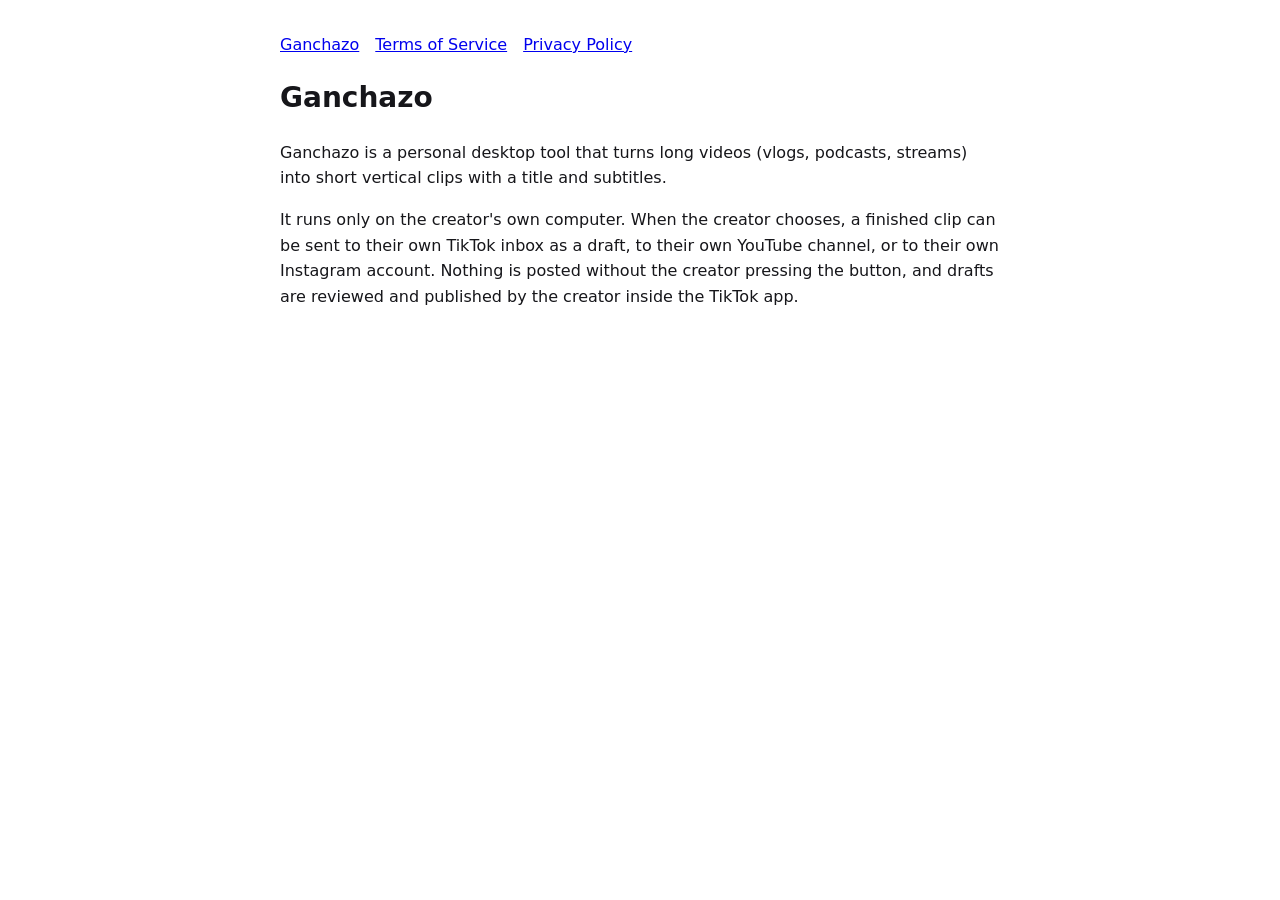
<file: index.html>
<!doctype html><html lang="en"><head><meta charset="utf-8"><meta name="viewport" content="width=device-width,initial-scale=1"><title>Ganchazo</title><link rel="stylesheet" href="estilo.css"></head><body>
<nav><a href="index.html">Ganchazo</a><a href="terms.html">Terms of Service</a><a href="privacy.html">Privacy Policy</a></nav>
<h1>Ganchazo</h1>
<p>Ganchazo is a personal desktop tool that turns long videos (vlogs, podcasts, streams) into short vertical clips with a title and subtitles.</p>
<p>It runs only on the creator's own computer. When the creator chooses, a finished clip can be sent to their own TikTok inbox as a draft, to their own YouTube channel, or to their own Instagram account. Nothing is posted without the creator pressing the button, and drafts are reviewed and published by the creator inside the TikTok app.</p>
</body></html>
</file>
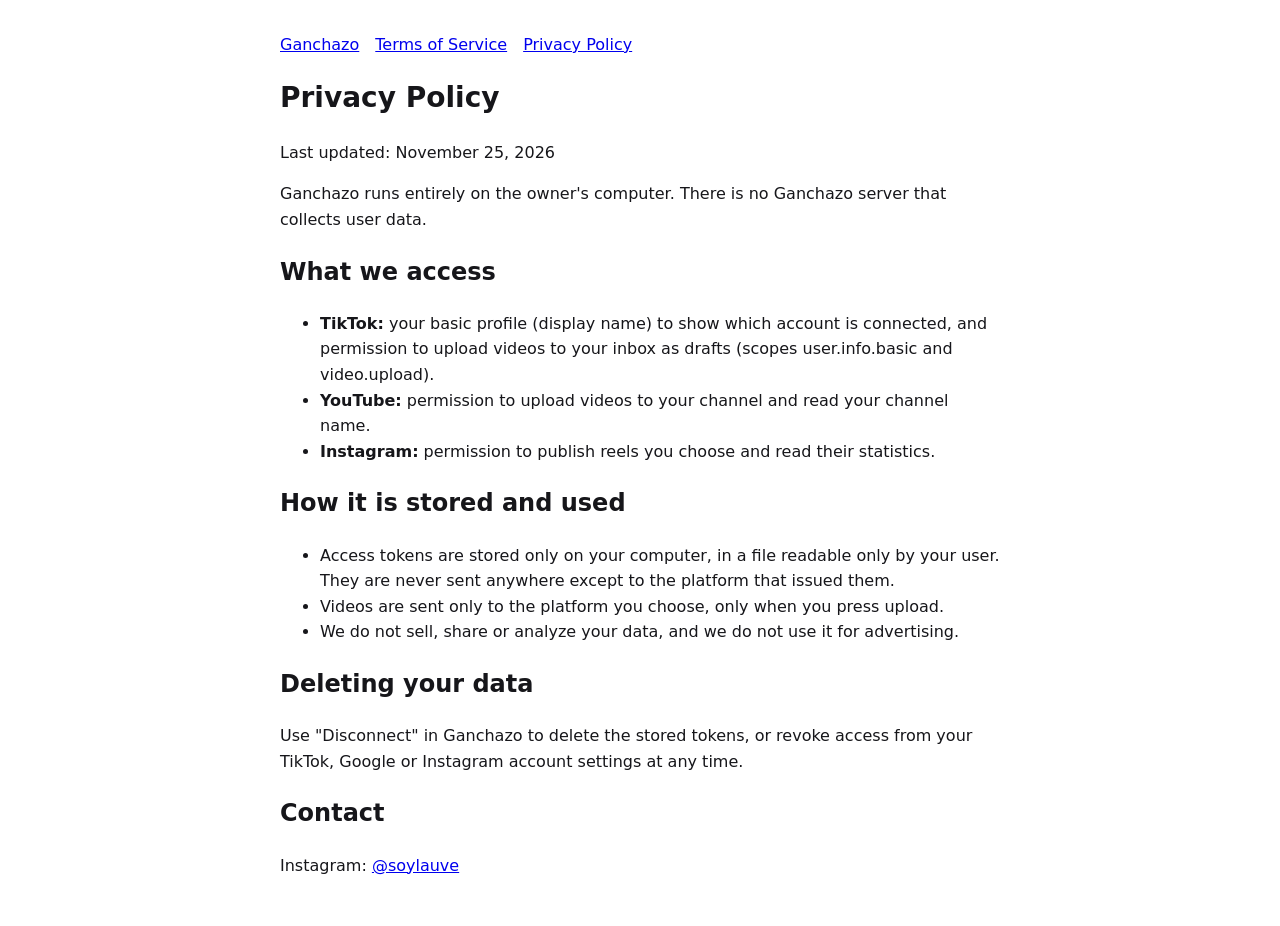
<file: privacy.html>
<!doctype html><html lang="en"><head><meta charset="utf-8"><meta name="viewport" content="width=device-width,initial-scale=1"><title>Ganchazo · Privacy Policy</title><link rel="stylesheet" href="estilo.css"></head><body>
<nav><a href="index.html">Ganchazo</a><a href="terms.html">Terms of Service</a><a href="privacy.html">Privacy Policy</a></nav>
<h1>Privacy Policy</h1>
<p>Last updated: November 25, 2026</p>
<p>Ganchazo runs entirely on the owner's computer. There is no Ganchazo server that collects user data.</p>
<h2>What we access</h2>
<ul>
<li><b>TikTok:</b> your basic profile (display name) to show which account is connected, and permission to upload videos to your inbox as drafts (scopes user.info.basic and video.upload).</li>
<li><b>YouTube:</b> permission to upload videos to your channel and read your channel name.</li>
<li><b>Instagram:</b> permission to publish reels you choose and read their statistics.</li>
</ul>
<h2>How it is stored and used</h2>
<ul>
<li>Access tokens are stored only on your computer, in a file readable only by your user. They are never sent anywhere except to the platform that issued them.</li>
<li>Videos are sent only to the platform you choose, only when you press upload.</li>
<li>We do not sell, share or analyze your data, and we do not use it for advertising.</li>
</ul>
<h2>Deleting your data</h2>
<p>Use "Disconnect" in Ganchazo to delete the stored tokens, or revoke access from your TikTok, Google or Instagram account settings at any time.</p>
<h2>Contact</h2>
<p>Instagram: <a href="https://www.instagram.com/soylauve/">@soylauve</a></p>
</body></html>
</file>
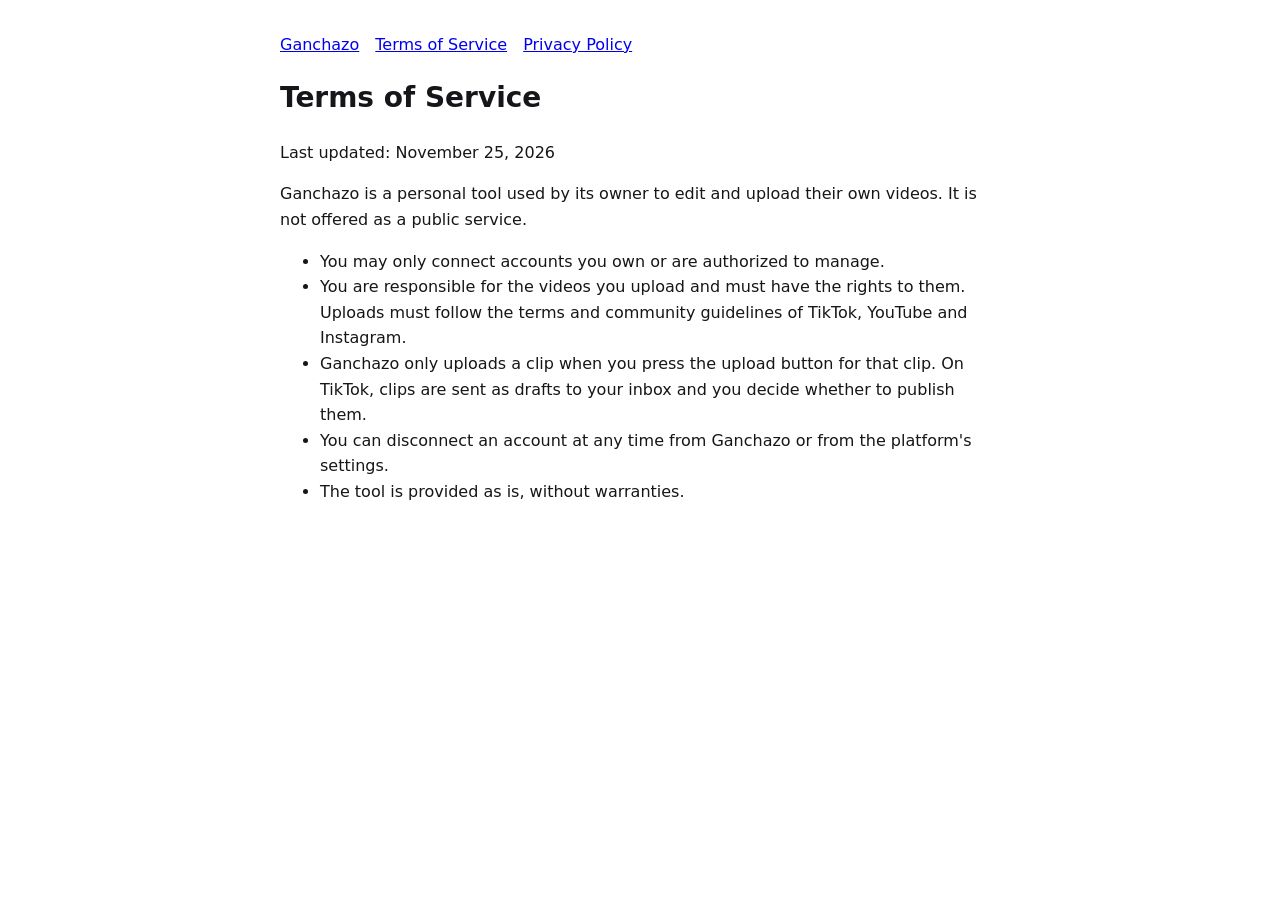
<file: terms.html>
<!doctype html><html lang="en"><head><meta charset="utf-8"><meta name="viewport" content="width=device-width,initial-scale=1"><title>Ganchazo · Terms of Service</title><link rel="stylesheet" href="estilo.css"></head><body>
<nav><a href="index.html">Ganchazo</a><a href="terms.html">Terms of Service</a><a href="privacy.html">Privacy Policy</a></nav>
<h1>Terms of Service</h1>
<p>Last updated: November 25, 2026</p>
<p>Ganchazo is a personal tool used by its owner to edit and upload their own videos. It is not offered as a public service.</p>
<ul>
<li>You may only connect accounts you own or are authorized to manage.</li>
<li>You are responsible for the videos you upload and must have the rights to them. Uploads must follow the terms and community guidelines of TikTok, YouTube and Instagram.</li>
<li>Ganchazo only uploads a clip when you press the upload button for that clip. On TikTok, clips are sent as drafts to your inbox and you decide whether to publish them.</li>
<li>You can disconnect an account at any time from Ganchazo or from the platform's settings.</li>
<li>The tool is provided as is, without warranties.</li>
</ul>
</body></html>
</file>
<file: estilo.css>
:root{color-scheme:light dark}body{font-family:system-ui,-apple-system,sans-serif;max-width:720px;margin:0 auto;padding:32px 16px;line-height:1.6;background:#fff;color:#16161a}@media (prefers-color-scheme:dark){body{background:#0d0d12;color:#ececf1}a{color:#c6f432}}h1{font-size:28px}nav a{margin-right:16px}
</file>
